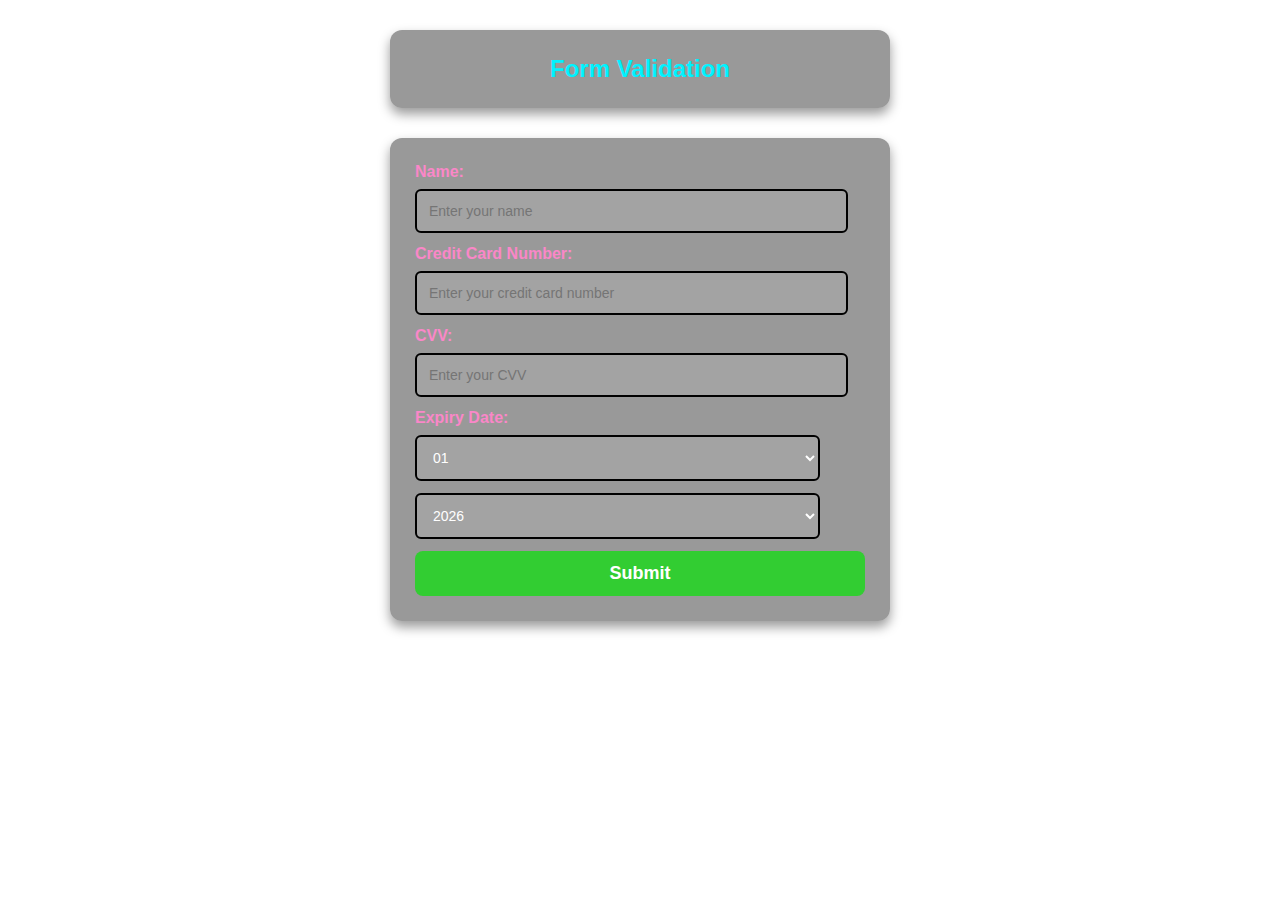
<file: Ex2/index.html>
<!DOCTYPE html>
<html lang="en">
<head>
    <meta charset="UTF-8">
    <meta name="viewport" content="width=device-width, initial-scale=1.0">
    <title>Form Validation</title>
    <link rel="stylesheet" href="style.css">
</head>
<body>
    <h1>Form Validation</h1>
    <form id="validationForm">
        <label for="name">Name:</label>
        <input type="text" id="name" name="name" placeholder="Enter your name"> <br>
        <span id="nameError" class="error"></span>

        <label for="credit-no">Credit Card Number:</label>
        <input type="text" id="credit-no" name="credit-no" placeholder="Enter your credit card number"> <br>
        <span id="creditError" class="error"></span>

        <label for="cvv">CVV:</label>
        <input type="text" id="cvv" name="cvv" maxlength="4" placeholder="Enter your CVV"> <br>
        <span id="cvvError" class="error"></span>

        <label for="expiry-date">Expiry Date:</label>
        <select id="month" name="expiry-month"></select>
        <select id="year" name="expiry-year"></select>
        <span id="expiryError" class="error"></span>
        <br>

        <button type="submit">Submit</button>
    </form>
    <script src="validation.js"></script>
</body>
</html>
</file>
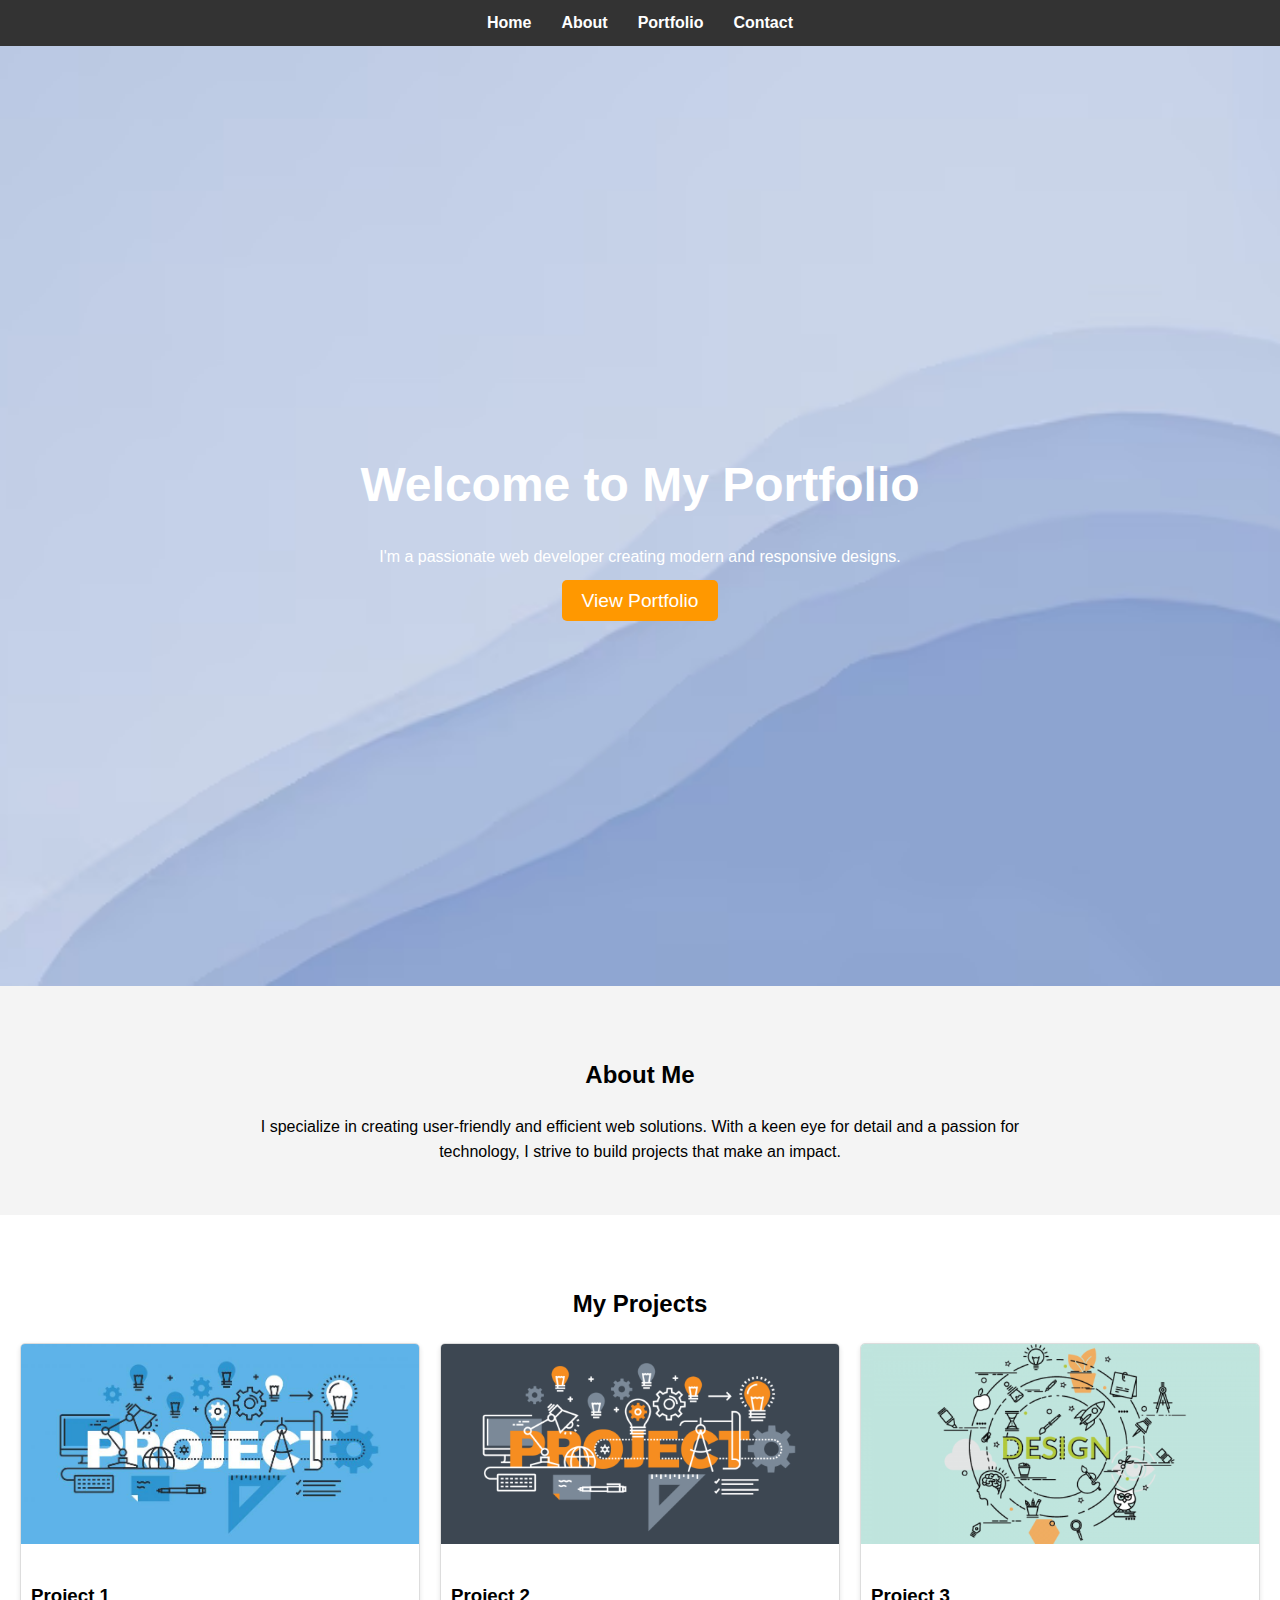
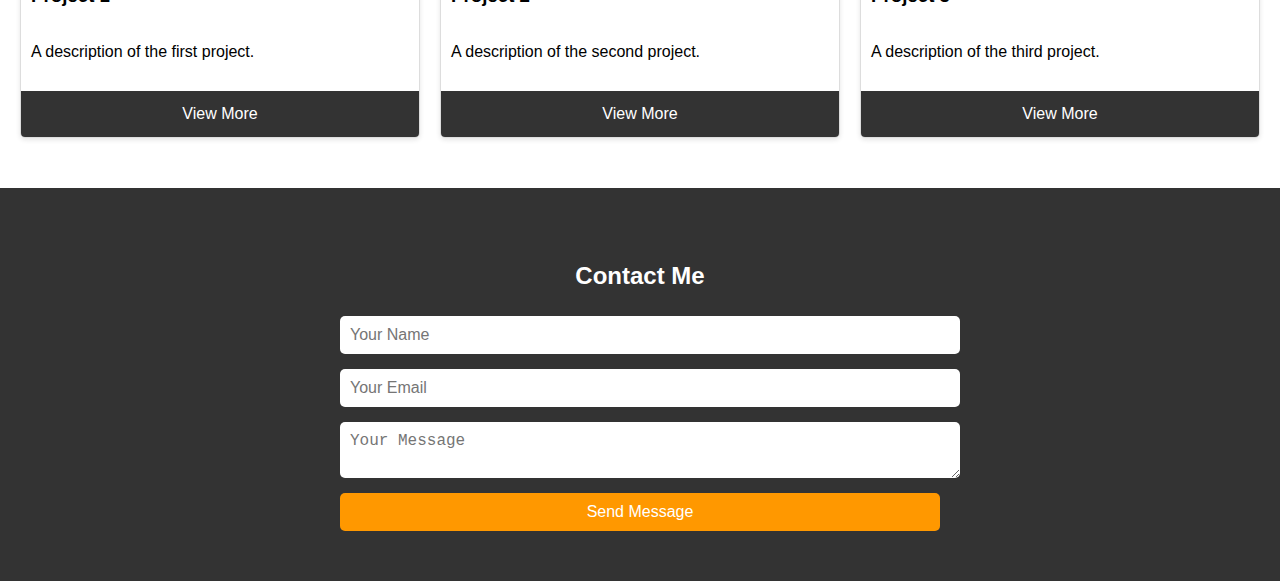
<file: Ex1/Assignment1.html>
<!DOCTYPE html>
<html lang="en">
<head>
    <meta charset="UTF-8">
    <meta name="viewport" content="width=device-width, initial-scale=1.0">
    <title>Developer Portfolio</title>
    <link rel="stylesheet" href="Assignment1.css">
</head>
<body>
    <!-- Navigation Bar -->
    <nav class="navbar">
        <ul>
            <li><a href="#home">Home</a></li>
            <li><a href="#about">About</a></li>
            <li><a href="#portfolio">Portfolio</a></li>
            <li><a href="#contact">Contact</a></li>
        </ul>
    </nav>

    <!-- Hero Section -->
    <section id="home" class="hero">
        <div class="hero-content">
            <h1>Welcome to My Portfolio</h1>
            <p>I'm a passionate web developer creating modern and responsive designs.</p>
            <a href="#portfolio" class="cta-button">View Portfolio</a>
        </div>
    </section>

    <!-- About Section -->
    <section id="about" class="about">
        <h2>About Me</h2>
        <p>I specialize in creating user-friendly and efficient web solutions. With a keen eye for detail and a passion for technology, I strive to build projects that make an impact.</p>
    </section>

    <!-- Portfolio Section -->
    <section id="portfolio" class="portfolio">
        <h2>My Projects</h2>
        <div class="project-grid">
            <div class="project-card">
                <img src="proj1.jpg" alt="Project 1">
                <h3>Project 1</h3>
                <p>A description of the first project.</p>
                <a href="#" class="project-link">View More</a>
            </div>
            <div class="project-card">
                <img src="proj2.jpg" alt="Project 2">
                <h3>Project 2</h3>
                <p>A description of the second project.</p>
                <a href="#" class="project-link">View More</a>
            </div>
            <div class="project-card">
                <img src="proj3.jpg" alt="Project 3">
                <h3>Project 3</h3>
                <p>A description of the third project.</p>
                <a href="#" class="project-link">View More</a>
            </div>
        </div>
    </section>

    <!-- Contact Section -->
    <section id="contact" class="contact">
        <h2>Contact Me</h2>
        <form>
            <input type="text" name="name" placeholder="Your Name" required>
            <input type="email" name="email" placeholder="Your Email" required>
            <textarea name="message" placeholder="Your Message" required></textarea>
            <button type="submit">Send Message</button>
        </form>
    </section>
</body>
</html>
</file>
<file: Ex2/style.css>
/* Background styling */
body {
    margin: 0;
    padding: 0;
    font-family: 'Segoe UI', Tahoma, Geneva, Verdana, sans-serif;
    background: url('https://ssnsnucinvente.com/ssn_contact.jpg') no-repeat center center fixed;
    background-size: cover;
    color: #fff; /* White text for contrast */
}

/* Form container styling */
form, h1 {
    max-width: 450px;
    margin: 30px auto;
    background-color: rgba(0, 0, 0, 0.4); /* Semi-transparent black */
    padding: 25px;
    border-radius: 12px;
    box-shadow: 0 6px 12px rgba(0, 0, 0, 0.4);
}

/* Header styling */
h1 {
    text-align: center;
    font-size: 24px;
    color: #00f2ff; /* Gold color */
    margin-bottom: 20px;
}

/* Label styling */
label {
    display: block;
    margin-bottom: 8px;
    font-weight: bold;
    color: #fa87c8; /* Light blue */
}

/* Input and select styling */
input, select {
    width: 90%;
    padding: 12px;
    margin-bottom: 12px;
    border: 2px solid #000000; /* Gold border */
    border-radius: 6px;
    background-color: rgba(255, 255, 255, 0.1); /* Transparent input */
    color: #fff; /* White text */
    font-size: 14px;
}

input:focus, select:focus {
    border-color: #00FA9A; /* Green border on focus */
    outline: none;
    box-shadow: 0 0 8px rgba(0, 250, 154, 0.6); /* Neon green glow */
}

/* Button styling */
button {
    width: 100%;
    padding: 12px 20px;
    border-radius: 8px;
    cursor: pointer;
    border: none;
    background-color: #32CD32; /* Lime green */
    color: #fff;
    font-size: 18px;
    font-weight: bold;
    transition: background-color 0.3s ease;
}

button:hover {
    background-color: #228B22; /* Darker green on hover */
    z-index: -1;
}

/* Error message styling */
.error {
    color: #FF4500; /* Orange-red for errors */
    font-size: 12px;
    margin-bottom: 10px;
    font-style: italic;
}

/* Responsive design */
@media (max-width: 480px) {
    form, h1 {
        padding: 15px;
    }
    input, select, button {
        font-size: 14px;
    }
}
</file>
<file: Ex1/Assignment1.css>
/* General Styles */
body {
    margin: 0;
    font-family: Arial, sans-serif;
    line-height: 1.6;
}

h1, h2 {
    text-align: center;
    margin-bottom: 20px;
}

/* Navigation Bar */
.navbar {
    position: sticky;
    top: 0;
    background: #333;
    padding: 10px 20px;
    z-index: 1000;
}

.navbar ul {
    list-style: none;
    display: flex;
    justify-content: center;
    margin: 0;
    padding: 0;
}

.navbar li {
    margin: 0 15px;
}

.navbar a {
    color: white;
    text-decoration: none;
    font-weight: bold;
    transition: color 0.3s;
}

.navbar a:hover {
    color: #ff9800;
}

/* Hero Section */
.hero {
    height: 100vh;
    background: url('bg.jpg') no-repeat center center/cover;
    display: flex;
    justify-content: center;
    align-items: center;
    color: white;
    text-align: center;
    padding: 20px;
}

.hero-content h1 {
    font-size: 3rem;
    margin-bottom: 20px;
}

.cta-button {
    background: #ff9800;
    color: white;
    padding: 10px 20px;
    border: none;
    border-radius: 5px;
    text-decoration: none;
    font-size: 1.2rem;
    transition: background 0.3s;
}

.cta-button:hover {
    background: #e67e00;
}

/* About Section */
.about {
    padding: 50px 20px;
    background: #f4f4f4;
}

.about p {
    max-width: 800px;
    margin: 0 auto;
    text-align: center;
}

/* Portfolio Section */
.portfolio {
    padding: 50px 20px;
}

.project-grid {
    display: grid;
    grid-template-columns: repeat(auto-fit, minmax(300px, 1fr));
    gap: 20px;
    margin-top: 20px;
}

.project-card {
    background: white;
    border: 1px solid #ddd;
    border-radius: 5px;
    overflow: hidden;
    box-shadow: 0 2px 5px rgba(0, 0, 0, 0.1);
    transition: transform 0.3s;
}

.project-card:hover {
    transform: scale(1.05);
}

.project-card img {
    width: 100%;
    height: 200px;
    object-fit: cover;
}

.project-card h3 {
    padding: 10px;
}

.project-card p {
    padding: 0 10px 10px;
}

.project-link {
    display: block;
    text-align: center;
    background: #333;
    color: white;
    padding: 10px;
    text-decoration: none;
    transition: background 0.3s;
}

.project-link:hover {
    background: #ff9800;
}

/* Contact Section */
.contact {
    padding: 50px 20px;
    background: #333;
    color: white;
}

.contact form {
    max-width: 600px;
    margin: 0 auto;
    display: flex;
    flex-direction: column;
    gap: 15px;
}

.contact input, .contact textarea, .contact button {
    padding: 10px;
    border: none;
    border-radius: 5px;
    font-size: 1rem;
}

.contact input, .contact textarea {
    width: 100%;
}

.contact button {
    background: #ff9800;
    color: white;
    cursor: pointer;
    transition: background 0.3s;
}

.contact button:hover {
    background: #e67e00;
}

/* Responsive Design */
@media (max-width: 768px) {
    .navbar ul {
        flex-direction: column;
        align-items: center;
    }

    .hero-content h1 {
        font-size: 2rem;
    }

    .cta-button {
        font-size: 1rem;
    }
}
</file>
